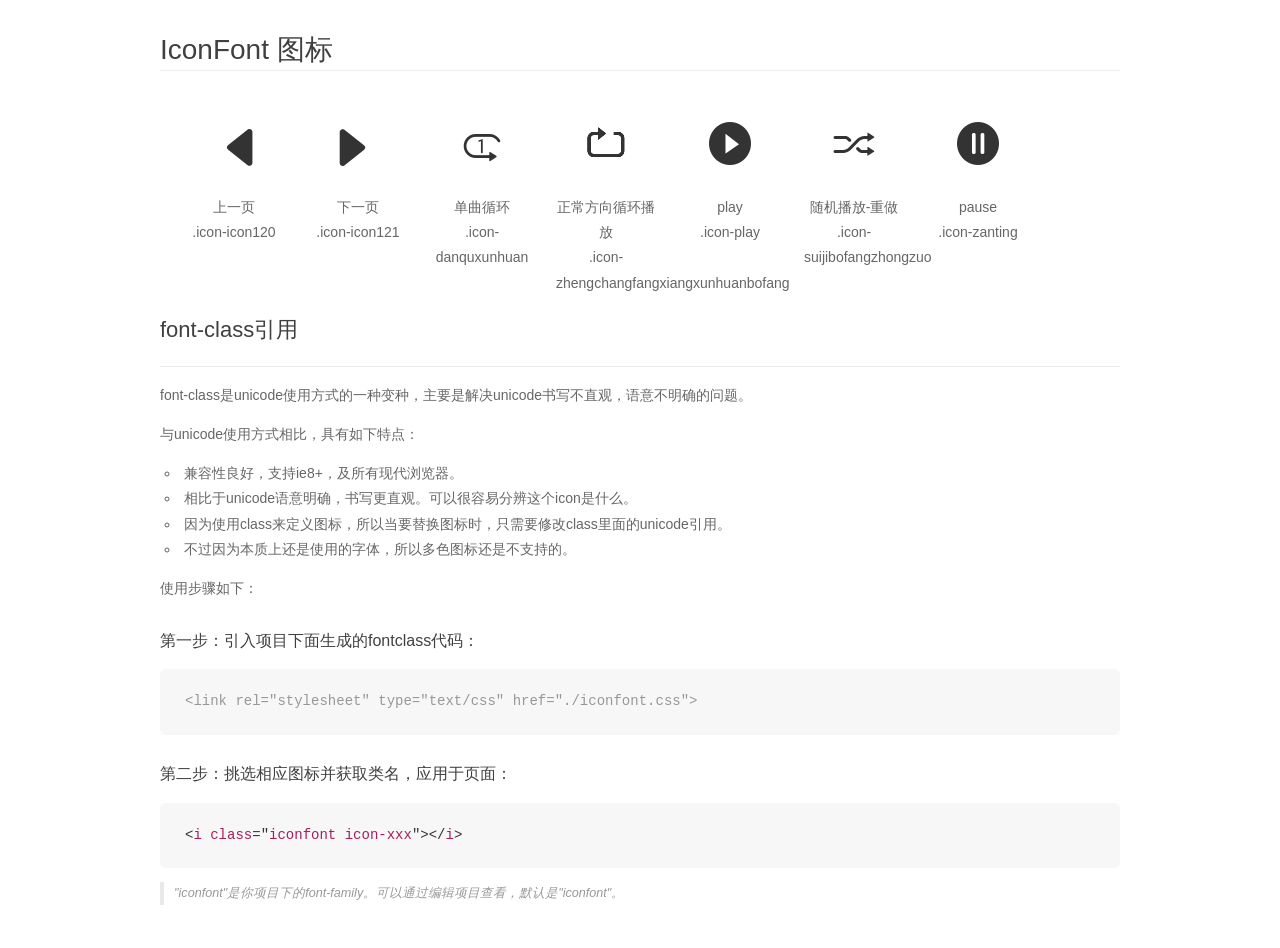
<file: css/iconfont/demo_fontclass.html>
<!DOCTYPE html>
<html>
<head>
    <meta charset="utf-8"/>
    <title>IconFont</title>
    <link rel="stylesheet" href="demo.css">
    <link rel="stylesheet" href="iconfont.css">
</head>
<body>
    <div class="main markdown">
        <h1>IconFont 图标</h1>
        <ul class="icon_lists clear">
            
                <li>
                <i class="icon iconfont icon-icon120"></i>
                    <div class="name">上一页</div>
                    <div class="fontclass">.icon-icon120</div>
                </li>
            
                <li>
                <i class="icon iconfont icon-icon121"></i>
                    <div class="name">下一页</div>
                    <div class="fontclass">.icon-icon121</div>
                </li>
            
                <li>
                <i class="icon iconfont icon-danquxunhuan"></i>
                    <div class="name">单曲循环</div>
                    <div class="fontclass">.icon-danquxunhuan</div>
                </li>
            
                <li>
                <i class="icon iconfont icon-zhengchangfangxiangxunhuanbofang"></i>
                    <div class="name">正常方向循环播放</div>
                    <div class="fontclass">.icon-zhengchangfangxiangxunhuanbofang</div>
                </li>
            
                <li>
                <i class="icon iconfont icon-play"></i>
                    <div class="name">play</div>
                    <div class="fontclass">.icon-play</div>
                </li>
            
                <li>
                <i class="icon iconfont icon-suijibofangzhongzuo"></i>
                    <div class="name">随机播放-重做</div>
                    <div class="fontclass">.icon-suijibofangzhongzuo</div>
                </li>
            
                <li>
                <i class="icon iconfont icon-zanting"></i>
                    <div class="name">pause</div>
                    <div class="fontclass">.icon-zanting</div>
                </li>
            
        </ul>

        <h2 id="font-class-">font-class引用</h2>
        <hr>

        <p>font-class是unicode使用方式的一种变种，主要是解决unicode书写不直观，语意不明确的问题。</p>
        <p>与unicode使用方式相比，具有如下特点：</p>
        <ul>
        <li>兼容性良好，支持ie8+，及所有现代浏览器。</li>
        <li>相比于unicode语意明确，书写更直观。可以很容易分辨这个icon是什么。</li>
        <li>因为使用class来定义图标，所以当要替换图标时，只需要修改class里面的unicode引用。</li>
        <li>不过因为本质上还是使用的字体，所以多色图标还是不支持的。</li>
        </ul>
        <p>使用步骤如下：</p>
        <h3 id="-fontclass-">第一步：引入项目下面生成的fontclass代码：</h3>


        <pre><code class="lang-js hljs javascript"><span class="hljs-comment">&lt;link rel="stylesheet" type="text/css" href="./iconfont.css"&gt;</span></code></pre>
        <h3 id="-">第二步：挑选相应图标并获取类名，应用于页面：</h3>
        <pre><code class="lang-css hljs">&lt;<span class="hljs-selector-tag">i</span> <span class="hljs-selector-tag">class</span>="<span class="hljs-selector-tag">iconfont</span> <span class="hljs-selector-tag">icon-xxx</span>"&gt;&lt;/<span class="hljs-selector-tag">i</span>&gt;</code></pre>
        <blockquote>
        <p>"iconfont"是你项目下的font-family。可以通过编辑项目查看，默认是"iconfont"。</p>
        </blockquote>
    </div>
</body>
</html>
</file>
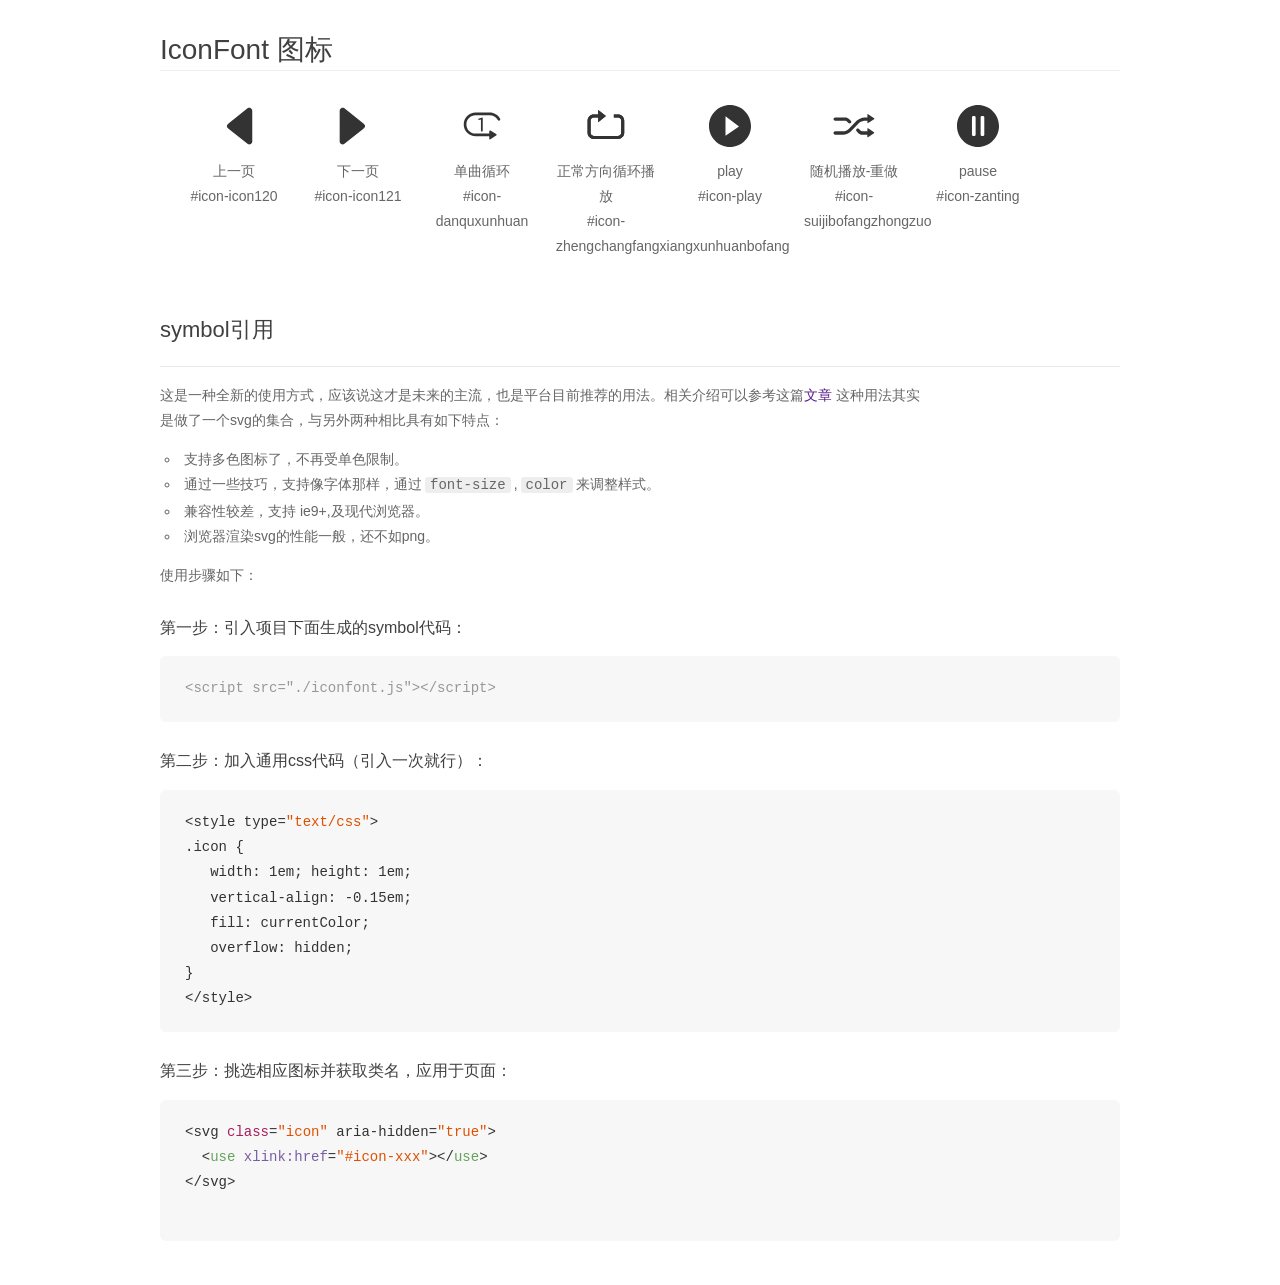
<file: css/iconfont/demo_symbol.html>
<!DOCTYPE html>
<html>
<head>
    <meta charset="utf-8"/>
    <title>IconFont</title>
    <link rel="stylesheet" href="demo.css">
    <script src="iconfont.js"></script>

    <style type="text/css">
        .icon {
          /* 通过设置 font-size 来改变图标大小 */
          width: 1em; height: 1em;
          /* 图标和文字相邻时，垂直对齐 */
          vertical-align: -0.15em;
          /* 通过设置 color 来改变 SVG 的颜色/fill */
          fill: currentColor;
          /* path 和 stroke 溢出 viewBox 部分在 IE 下会显示
             normalize.css 中也包含这行 */
          overflow: hidden;
        }

    </style>
</head>
<body>
    <div class="main markdown">
        <h1>IconFont 图标</h1>
        <ul class="icon_lists clear">
            
                <li>
                    <svg class="icon" aria-hidden="true">
                        <use xlink:href="#icon-icon120"></use>
                    </svg>
                    <div class="name">上一页</div>
                    <div class="fontclass">#icon-icon120</div>
                </li>
            
                <li>
                    <svg class="icon" aria-hidden="true">
                        <use xlink:href="#icon-icon121"></use>
                    </svg>
                    <div class="name">下一页</div>
                    <div class="fontclass">#icon-icon121</div>
                </li>
            
                <li>
                    <svg class="icon" aria-hidden="true">
                        <use xlink:href="#icon-danquxunhuan"></use>
                    </svg>
                    <div class="name">单曲循环</div>
                    <div class="fontclass">#icon-danquxunhuan</div>
                </li>
            
                <li>
                    <svg class="icon" aria-hidden="true">
                        <use xlink:href="#icon-zhengchangfangxiangxunhuanbofang"></use>
                    </svg>
                    <div class="name">正常方向循环播放</div>
                    <div class="fontclass">#icon-zhengchangfangxiangxunhuanbofang</div>
                </li>
            
                <li>
                    <svg class="icon" aria-hidden="true">
                        <use xlink:href="#icon-play"></use>
                    </svg>
                    <div class="name">play</div>
                    <div class="fontclass">#icon-play</div>
                </li>
            
                <li>
                    <svg class="icon" aria-hidden="true">
                        <use xlink:href="#icon-suijibofangzhongzuo"></use>
                    </svg>
                    <div class="name">随机播放-重做</div>
                    <div class="fontclass">#icon-suijibofangzhongzuo</div>
                </li>
            
                <li>
                    <svg class="icon" aria-hidden="true">
                        <use xlink:href="#icon-zanting"></use>
                    </svg>
                    <div class="name">pause</div>
                    <div class="fontclass">#icon-zanting</div>
                </li>
            
        </ul>


        <h2 id="symbol-">symbol引用</h2>
        <hr>

        <p>这是一种全新的使用方式，应该说这才是未来的主流，也是平台目前推荐的用法。相关介绍可以参考这篇<a href="">文章</a>
        这种用法其实是做了一个svg的集合，与另外两种相比具有如下特点：</p>
        <ul>
          <li>支持多色图标了，不再受单色限制。</li>
          <li>通过一些技巧，支持像字体那样，通过<code>font-size</code>,<code>color</code>来调整样式。</li>
          <li>兼容性较差，支持 ie9+,及现代浏览器。</li>
          <li>浏览器渲染svg的性能一般，还不如png。</li>
        </ul>
        <p>使用步骤如下：</p>
        <h3 id="-symbol-">第一步：引入项目下面生成的symbol代码：</h3>
        <pre><code class="lang-js hljs javascript"><span class="hljs-comment">&lt;script src="./iconfont.js"&gt;&lt;/script&gt;</span></code></pre>
        <h3 id="-css-">第二步：加入通用css代码（引入一次就行）：</h3>
        <pre><code class="lang-js hljs javascript">&lt;style type=<span class="hljs-string">"text/css"</span>&gt;
.icon {
   width: <span class="hljs-number">1</span>em; height: <span class="hljs-number">1</span>em;
   vertical-align: <span class="hljs-number">-0.15</span>em;
   fill: currentColor;
   overflow: hidden;
}
&lt;<span class="hljs-regexp">/style&gt;</span></code></pre>
        <h3 id="-">第三步：挑选相应图标并获取类名，应用于页面：</h3>
        <pre><code class="lang-js hljs javascript">&lt;svg <span class="hljs-class"><span class="hljs-keyword">class</span></span>=<span class="hljs-string">"icon"</span> aria-hidden=<span class="hljs-string">"true"</span>&gt;<span class="xml"><span class="hljs-tag">
  &lt;<span class="hljs-name">use</span> <span class="hljs-attr">xlink:href</span>=<span class="hljs-string">"#icon-xxx"</span>&gt;</span><span class="hljs-tag">&lt;/<span class="hljs-name">use</span>&gt;</span>
</span>&lt;<span class="hljs-regexp">/svg&gt;
        </span></code></pre>
    </div>
</body>
</html>
</file>
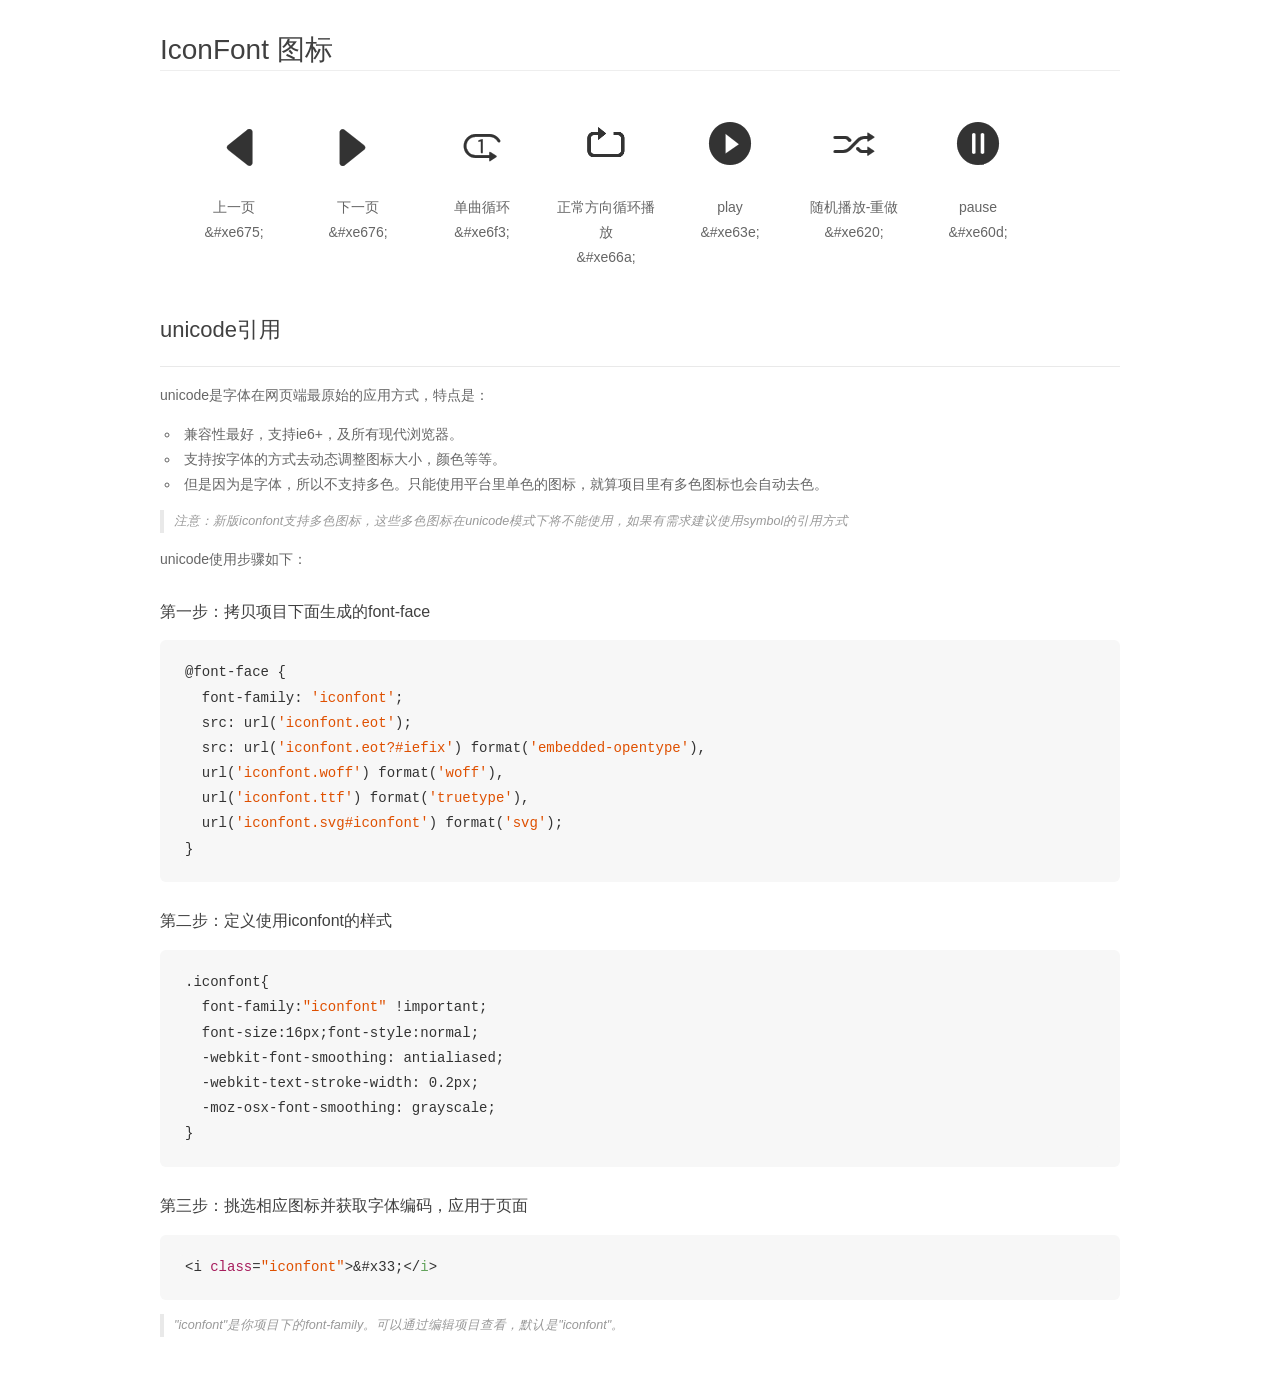
<file: css/iconfont/demo_unicode.html>
<!DOCTYPE html>
<html>
<head>
    <meta charset="utf-8"/>
    <title>IconFont</title>
    <link rel="stylesheet" href="demo.css">

    <style type="text/css">

        @font-face {font-family: "iconfont";
          src: url('iconfont.eot'); /* IE9*/
          src: url('iconfont.eot#iefix') format('embedded-opentype'), /* IE6-IE8 */
          url('iconfont.woff') format('woff'), /* chrome, firefox */
          url('iconfont.ttf') format('truetype'), /* chrome, firefox, opera, Safari, Android, iOS 4.2+*/
          url('iconfont.svg#iconfont') format('svg'); /* iOS 4.1- */
        }

        .iconfont {
          font-family:"iconfont" !important;
          font-size:16px;
          font-style:normal;
          -webkit-font-smoothing: antialiased;
          -webkit-text-stroke-width: 0.2px;
          -moz-osx-font-smoothing: grayscale;
        }

    </style>
</head>
<body>
    <div class="main markdown">
        <h1>IconFont 图标</h1>
        <ul class="icon_lists clear">
            
                <li>
                <i class="icon iconfont">&#xe675;</i>
                    <div class="name">上一页</div>
                    <div class="code">&amp;#xe675;</div>
                </li>
            
                <li>
                <i class="icon iconfont">&#xe676;</i>
                    <div class="name">下一页</div>
                    <div class="code">&amp;#xe676;</div>
                </li>
            
                <li>
                <i class="icon iconfont">&#xe6f3;</i>
                    <div class="name">单曲循环</div>
                    <div class="code">&amp;#xe6f3;</div>
                </li>
            
                <li>
                <i class="icon iconfont">&#xe66a;</i>
                    <div class="name">正常方向循环播放</div>
                    <div class="code">&amp;#xe66a;</div>
                </li>
            
                <li>
                <i class="icon iconfont">&#xe63e;</i>
                    <div class="name">play</div>
                    <div class="code">&amp;#xe63e;</div>
                </li>
            
                <li>
                <i class="icon iconfont">&#xe620;</i>
                    <div class="name">随机播放-重做</div>
                    <div class="code">&amp;#xe620;</div>
                </li>
            
                <li>
                <i class="icon iconfont">&#xe60d;</i>
                    <div class="name">pause</div>
                    <div class="code">&amp;#xe60d;</div>
                </li>
            
        </ul>
        <h2 id="unicode-">unicode引用</h2>
        <hr>

        <p>unicode是字体在网页端最原始的应用方式，特点是：</p>
        <ul>
        <li>兼容性最好，支持ie6+，及所有现代浏览器。</li>
        <li>支持按字体的方式去动态调整图标大小，颜色等等。</li>
        <li>但是因为是字体，所以不支持多色。只能使用平台里单色的图标，就算项目里有多色图标也会自动去色。</li>
        </ul>
        <blockquote>
        <p>注意：新版iconfont支持多色图标，这些多色图标在unicode模式下将不能使用，如果有需求建议使用symbol的引用方式</p>
        </blockquote>
        <p>unicode使用步骤如下：</p>
        <h3 id="-font-face">第一步：拷贝项目下面生成的font-face</h3>
        <pre><code class="lang-js hljs javascript">@font-face {
  font-family: <span class="hljs-string">'iconfont'</span>;
  src: url(<span class="hljs-string">'iconfont.eot'</span>);
  src: url(<span class="hljs-string">'iconfont.eot?#iefix'</span>) format(<span class="hljs-string">'embedded-opentype'</span>),
  url(<span class="hljs-string">'iconfont.woff'</span>) format(<span class="hljs-string">'woff'</span>),
  url(<span class="hljs-string">'iconfont.ttf'</span>) format(<span class="hljs-string">'truetype'</span>),
  url(<span class="hljs-string">'iconfont.svg#iconfont'</span>) format(<span class="hljs-string">'svg'</span>);
}
</code></pre>
        <h3 id="-iconfont-">第二步：定义使用iconfont的样式</h3>
        <pre><code class="lang-js hljs javascript">.iconfont{
  font-family:<span class="hljs-string">"iconfont"</span> !important;
  font-size:<span class="hljs-number">16</span>px;font-style:normal;
  -webkit-font-smoothing: antialiased;
  -webkit-text-stroke-width: <span class="hljs-number">0.2</span>px;
  -moz-osx-font-smoothing: grayscale;
}
</code></pre>
        <h3 id="-">第三步：挑选相应图标并获取字体编码，应用于页面</h3>
        <pre><code class="lang-js hljs javascript">&lt;i <span class="hljs-class"><span class="hljs-keyword">class</span></span>=<span class="hljs-string">"iconfont"</span>&gt;&amp;#x33;<span class="xml"><span class="hljs-tag">&lt;/<span class="hljs-name">i</span>&gt;</span></span></code></pre>

        <blockquote>
        <p>"iconfont"是你项目下的font-family。可以通过编辑项目查看，默认是"iconfont"。</p>
        </blockquote>
    </div>


</body>
</html>
</file>
<file: css/iconfont/demo.css>
*{margin: 0;padding: 0;list-style: none;}
/*
KISSY CSS Reset
理念：1. reset 的目的不是清除浏览器的默认样式，这仅是部分工作。清除和重置是紧密不可分的。
2. reset 的目的不是让默认样式在所有浏览器下一致，而是减少默认样式有可能带来的问题。
3. reset 期望提供一套普适通用的基础样式。但没有银弹，推荐根据具体需求，裁剪和修改后再使用。
特色：1. 适应中文；2. 基于最新主流浏览器。
维护：玉伯<lifesinger@gmail.com>, 正淳<ragecarrier@gmail.com>
 */

/** 清除内外边距 **/
body, h1, h2, h3, h4, h5, h6, hr, p, blockquote, /* structural elements 结构元素 */
dl, dt, dd, ul, ol, li, /* list elements 列表元素 */
pre, /* text formatting elements 文本格式元素 */
form, fieldset, legend, button, input, textarea, /* form elements 表单元素 */
th, td /* table elements 表格元素 */ {
  margin: 0;
  padding: 0;
}

/** 设置默认字体 **/
body,
button, input, select, textarea /* for ie */ {
  font: 12px/1.5 tahoma, arial, \5b8b\4f53, sans-serif;
}
h1, h2, h3, h4, h5, h6 { font-size: 100%; }
address, cite, dfn, em, var { font-style: normal; } /* 将斜体扶正 */
code, kbd, pre, samp { font-family: courier new, courier, monospace; } /* 统一等宽字体 */
small { font-size: 12px; } /* 小于 12px 的中文很难阅读，让 small 正常化 */

/** 重置列表元素 **/
ul, ol { list-style: none; }

/** 重置文本格式元素 **/
a { text-decoration: none; }
a:hover { text-decoration: underline; }


/** 重置表单元素 **/
legend { color: #000; } /* for ie6 */
fieldset, img { border: 0; } /* img 搭车：让链接里的 img 无边框 */
button, input, select, textarea { font-size: 100%; } /* 使得表单元素在 ie 下能继承字体大小 */
/* 注：optgroup 无法扶正 */

/** 重置表格元素 **/
table { border-collapse: collapse; border-spacing: 0; }

/* 清除浮动 */
.ks-clear:after, .clear:after {
  content: '\20';
  display: block;
  height: 0;
  clear: both;
}
.ks-clear, .clear {
  *zoom: 1;
}

.main {
  padding: 30px 100px;
width: 960px;
margin: 0 auto;
}
.main h1{font-size:36px; color:#333; text-align:left;margin-bottom:30px; border-bottom: 1px solid #eee;}

.helps{margin-top:40px;}
.helps pre{
  padding:20px;
  margin:10px 0;
  border:solid 1px #e7e1cd;
  background-color: #fffdef;
  overflow: auto;
}

.icon_lists{
  width: 100% !important;

}

.icon_lists li{
  float:left;
  width: 100px;
  height:180px;
  text-align: center;
  list-style: none !important;
}
.icon_lists .icon{
  font-size: 42px;
  line-height: 100px;
  margin: 10px 0;
  color:#333;
  -webkit-transition: font-size 0.25s ease-out 0s;
  -moz-transition: font-size 0.25s ease-out 0s;
  transition: font-size 0.25s ease-out 0s;

}
.icon_lists .icon:hover{
  font-size: 100px;
}



.markdown {
  color: #666;
  font-size: 14px;
  line-height: 1.8;
}

.highlight {
  line-height: 1.5;
}

.markdown img {
  vertical-align: middle;
  max-width: 100%;
}

.markdown h1 {
  color: #404040;
  font-weight: 500;
  line-height: 40px;
  margin-bottom: 24px;
}

.markdown h2,
.markdown h3,
.markdown h4,
.markdown h5,
.markdown h6 {
  color: #404040;
  margin: 1.6em 0 0.6em 0;
  font-weight: 500;
  clear: both;
}

.markdown h1 {
  font-size: 28px;
}

.markdown h2 {
  font-size: 22px;
}

.markdown h3 {
  font-size: 16px;
}

.markdown h4 {
  font-size: 14px;
}

.markdown h5 {
  font-size: 12px;
}

.markdown h6 {
  font-size: 12px;
}

.markdown hr {
  height: 1px;
  border: 0;
  background: #e9e9e9;
  margin: 16px 0;
  clear: both;
}

.markdown p,
.markdown pre {
  margin: 1em 0;
}

.markdown > p,
.markdown > blockquote,
.markdown > .highlight,
.markdown > ol,
.markdown > ul {
  width: 80%;
}

.markdown ul > li {
  list-style: circle;
}

.markdown > ul li,
.markdown blockquote ul > li {
  margin-left: 20px;
  padding-left: 4px;
}

.markdown > ul li p,
.markdown > ol li p {
  margin: 0.6em 0;
}

.markdown ol > li {
  list-style: decimal;
}

.markdown > ol li,
.markdown blockquote ol > li {
  margin-left: 20px;
  padding-left: 4px;
}

.markdown code {
  margin: 0 3px;
  padding: 0 5px;
  background: #eee;
  border-radius: 3px;
}

.markdown pre {
  border-radius: 6px;
  background: #f7f7f7;
  padding: 20px;
}

.markdown pre code {
  border: none;
  background: #f7f7f7;
  margin: 0;
}

.markdown strong,
.markdown b {
  font-weight: 600;
}

.markdown > table {
  border-collapse: collapse;
  border-spacing: 0px;
  empty-cells: show;
  border: 1px solid #e9e9e9;
  width: 95%;
  margin-bottom: 24px;
}

.markdown > table th {
  white-space: nowrap;
  color: #333;
  font-weight: 600;

}

.markdown > table th,
.markdown > table td {
  border: 1px solid #e9e9e9;
  padding: 8px 16px;
  text-align: left;
}

.markdown > table th {
  background: #F7F7F7;
}

.markdown blockquote {
  font-size: 90%;
  color: #999;
  border-left: 4px solid #e9e9e9;
  padding-left: 0.8em;
  margin: 1em 0;
  font-style: italic;
}

.markdown blockquote p {
  margin: 0;
}

.markdown .anchor {
  opacity: 0;
  transition: opacity 0.3s ease;
  margin-left: 8px;
}

.markdown .waiting {
  color: #ccc;
}

.markdown h1:hover .anchor,
.markdown h2:hover .anchor,
.markdown h3:hover .anchor,
.markdown h4:hover .anchor,
.markdown h5:hover .anchor,
.markdown h6:hover .anchor {
  opacity: 1;
  display: inline-block;
}

.markdown > br,
.markdown > p > br {
  clear: both;
}


.hljs {
  display: block;
  background: white;
  padding: 0.5em;
  color: #333333;
  overflow-x: auto;
}

.hljs-comment,
.hljs-meta {
  color: #969896;
}

.hljs-string,
.hljs-variable,
.hljs-template-variable,
.hljs-strong,
.hljs-emphasis,
.hljs-quote {
  color: #df5000;
}

.hljs-keyword,
.hljs-selector-tag,
.hljs-type {
  color: #a71d5d;
}

.hljs-literal,
.hljs-symbol,
.hljs-bullet,
.hljs-attribute {
  color: #0086b3;
}

.hljs-section,
.hljs-name {
  color: #63a35c;
}

.hljs-tag {
  color: #333333;
}

.hljs-title,
.hljs-attr,
.hljs-selector-id,
.hljs-selector-class,
.hljs-selector-attr,
.hljs-selector-pseudo {
  color: #795da3;
}

.hljs-addition {
  color: #55a532;
  background-color: #eaffea;
}

.hljs-deletion {
  color: #bd2c00;
  background-color: #ffecec;
}

.hljs-link {
  text-decoration: underline;
}

pre{
  background: #fff;
}
</file>
<file: css/iconfont/iconfont.css>
@font-face {font-family: "iconfont";
  src: url('iconfont.eot?t=1490755829988'); /* IE9*/
  src: url('iconfont.eot?t=1490755829988#iefix') format('embedded-opentype'), /* IE6-IE8 */
  url('iconfont.woff?t=1490755829988') format('woff'), /* chrome, firefox */
  url('iconfont.ttf?t=1490755829988') format('truetype'), /* chrome, firefox, opera, Safari, Android, iOS 4.2+*/
  url('iconfont.svg?t=1490755829988#iconfont') format('svg'); /* iOS 4.1- */
}

.iconfont {
  font-family:"iconfont" !important;
  font-size:16px;
  font-style:normal;
  -webkit-font-smoothing: antialiased;
  -moz-osx-font-smoothing: grayscale;
}

.icon-icon120:before { content: "\e675"; }

.icon-icon121:before { content: "\e676"; }

.icon-danquxunhuan:before { content: "\e6f3"; }

.icon-zhengchangfangxiangxunhuanbofang:before { content: "\e66a"; }

.icon-play:before { content: "\e63e"; }

.icon-suijibofangzhongzuo:before { content: "\e620"; }

.icon-zanting:before { content: "\e60d"; }
</file>
